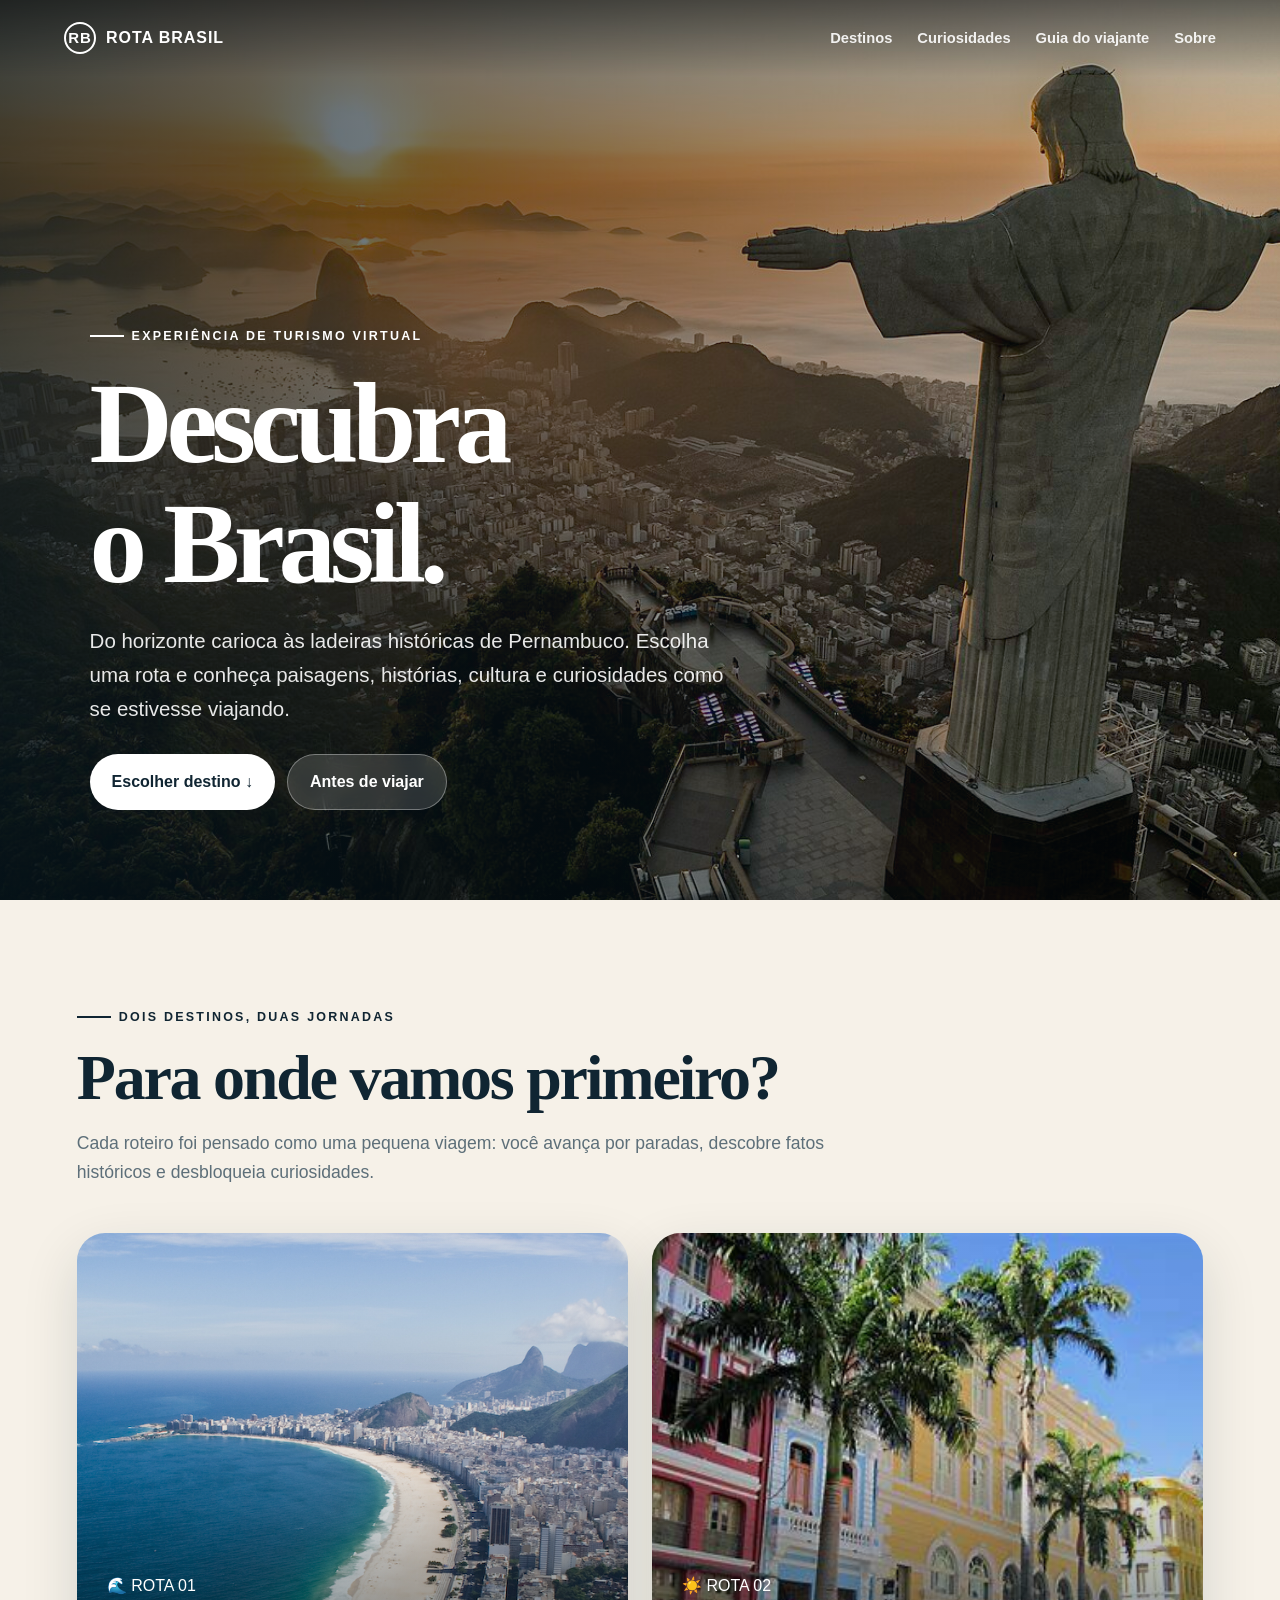
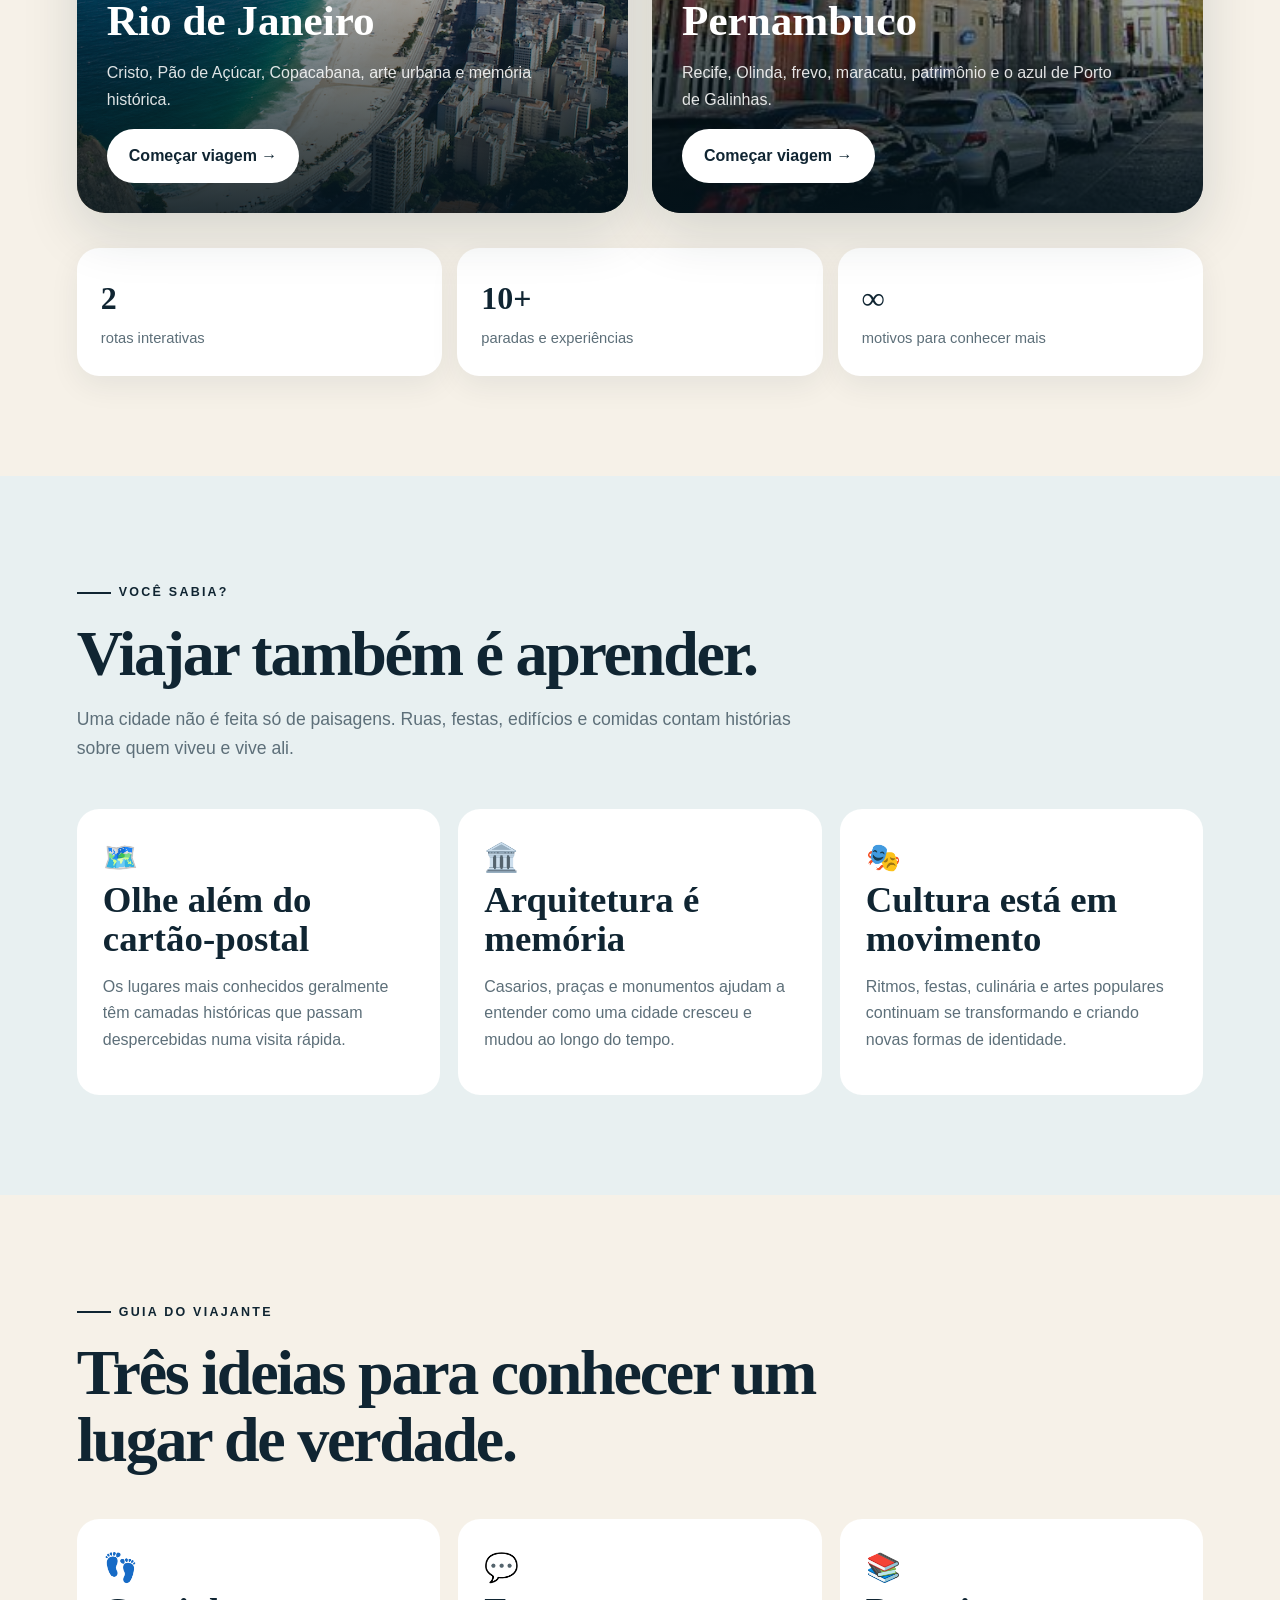
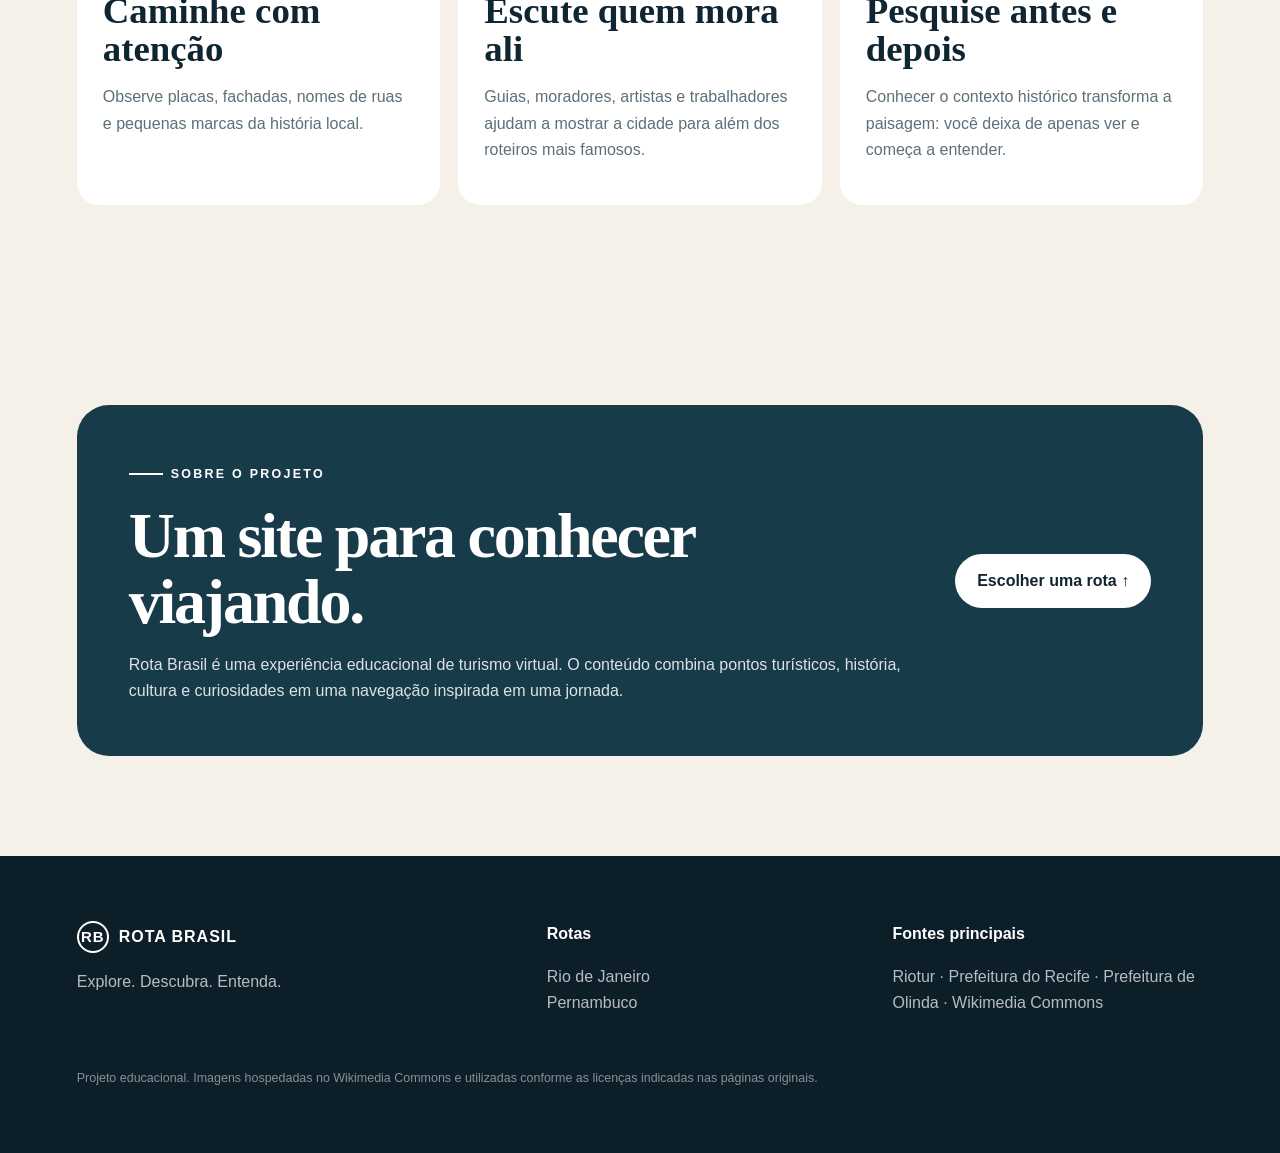
<file: index.html>
<!doctype html><html lang="pt-BR"><head><meta charset="utf-8"><meta name="viewport" content="width=device-width,initial-scale=1"><meta name="description" content="Rota Brasil: uma experiência interativa de turismo pelo Rio de Janeiro e Pernambuco."><title>Rota Brasil — Viaje sem sair da tela</title><link rel="stylesheet" href="style.css"></head><body>
<nav class="nav"><a class="brand" href="index.html"><span class="brand-mark">RB</span> Rota Brasil</a><div class="navlinks"><a href="#destinos">Destinos</a><a href="#curiosidades">Curiosidades</a><a href="#guia">Guia do viajante</a><a href="#sobre">Sobre</a></div><button class="menu-btn" aria-label="Abrir menu">☰</button></nav>
<header class="hero home-hero"><div class="hero-content"><div class="eyebrow">Experiência de turismo virtual</div><h1>Descubra<br>o Brasil.</h1><p>Do horizonte carioca às ladeiras históricas de Pernambuco. Escolha uma rota e conheça paisagens, histórias, cultura e curiosidades como se estivesse viajando.</p><div class="actions"><a class="btn btn-light" href="#destinos">Escolher destino ↓</a><a class="btn btn-glass" href="#curiosidades">Antes de viajar</a></div></div></header>
<main>
<section class="section" id="destinos"><div class="section-head reveal"><div class="eyebrow">Dois destinos, duas jornadas</div><h2>Para onde vamos primeiro?</h2><p>Cada roteiro foi pensado como uma pequena viagem: você avança por paradas, descobre fatos históricos e desbloqueia curiosidades.</p></div>
<div class="destinations"><a class="destination-card reveal" style="background-image:url('imagens/copacabana.jpg')" href="rio.html"><div class="inner"><span>🌊 ROTA 01</span><h3>Rio de Janeiro</h3><p>Cristo, Pão de Açúcar, Copacabana, arte urbana e memória histórica.</p><span class="btn btn-light">Começar viagem →</span></div></a><a class="destination-card reveal" style="background-image:url('imagens/olinda.jpg')" href="pernambuco.html"><div class="inner"><span>☀️ ROTA 02</span><h3>Pernambuco</h3><p>Recife, Olinda, frevo, maracatu, patrimônio e o azul de Porto de Galinhas.</p><span class="btn btn-light">Começar viagem →</span></div></a></div>
<div class="stats reveal"><div class="stat"><strong>2</strong><span>rotas interativas</span></div><div class="stat"><strong>10+</strong><span>paradas e experiências</span></div><div class="stat"><strong>∞</strong><span>motivos para conhecer mais</span></div></div></section>
<section class="section" id="curiosidades" style="background:#e8f0f1"><div class="section-head reveal"><div class="eyebrow">Você sabia?</div><h2>Viajar também é aprender.</h2><p>Uma cidade não é feita só de paisagens. Ruas, festas, edifícios e comidas contam histórias sobre quem viveu e vive ali.</p></div><div class="tip-grid"><article class="tip reveal"><div class="icon">🗺️</div><h3>Olhe além do cartão-postal</h3><p>Os lugares mais conhecidos geralmente têm camadas históricas que passam despercebidas numa visita rápida.</p></article><article class="tip reveal"><div class="icon">🏛️</div><h3>Arquitetura é memória</h3><p>Casarios, praças e monumentos ajudam a entender como uma cidade cresceu e mudou ao longo do tempo.</p></article><article class="tip reveal"><div class="icon">🎭</div><h3>Cultura está em movimento</h3><p>Ritmos, festas, culinária e artes populares continuam se transformando e criando novas formas de identidade.</p></article></div></section>
<section class="section" id="guia"><div class="section-head reveal"><div class="eyebrow">Guia do viajante</div><h2>Três ideias para conhecer um lugar de verdade.</h2></div><div class="tip-grid"><article class="tip reveal"><div class="icon">👣</div><h3>Caminhe com atenção</h3><p>Observe placas, fachadas, nomes de ruas e pequenas marcas da história local.</p></article><article class="tip reveal"><div class="icon">💬</div><h3>Escute quem mora ali</h3><p>Guias, moradores, artistas e trabalhadores ajudam a mostrar a cidade para além dos roteiros mais famosos.</p></article><article class="tip reveal"><div class="icon">📚</div><h3>Pesquise antes e depois</h3><p>Conhecer o contexto histórico transforma a paisagem: você deixa de apenas ver e começa a entender.</p></article></div></section>
<section class="section" id="sobre"><div class="callout reveal" style="--accent:#183b4a"><div><div class="eyebrow">Sobre o projeto</div><h2>Um site para conhecer viajando.</h2><p>Rota Brasil é uma experiência educacional de turismo virtual. O conteúdo combina pontos turísticos, história, cultura e curiosidades em uma navegação inspirada em uma jornada.</p></div><a class="btn btn-light" href="#destinos">Escolher uma rota ↑</a></div></section>
</main>
<footer class="footer"><div class="footer-grid"><div><div class="brand"><span class="brand-mark">RB</span> Rota Brasil</div><p>Explore. Descubra. Entenda.</p></div><div><b>Rotas</b><p><a href="rio.html">Rio de Janeiro</a><br><a href="pernambuco.html">Pernambuco</a></p></div><div><b>Fontes principais</b><p>Riotur · Prefeitura do Recife · Prefeitura de Olinda · Wikimedia Commons</p></div></div><div class="credits">Projeto educacional. Imagens hospedadas no Wikimedia Commons e utilizadas conforme as licenças indicadas nas páginas originais.</div></footer><script src="script.js"></script></body></html>
</file>
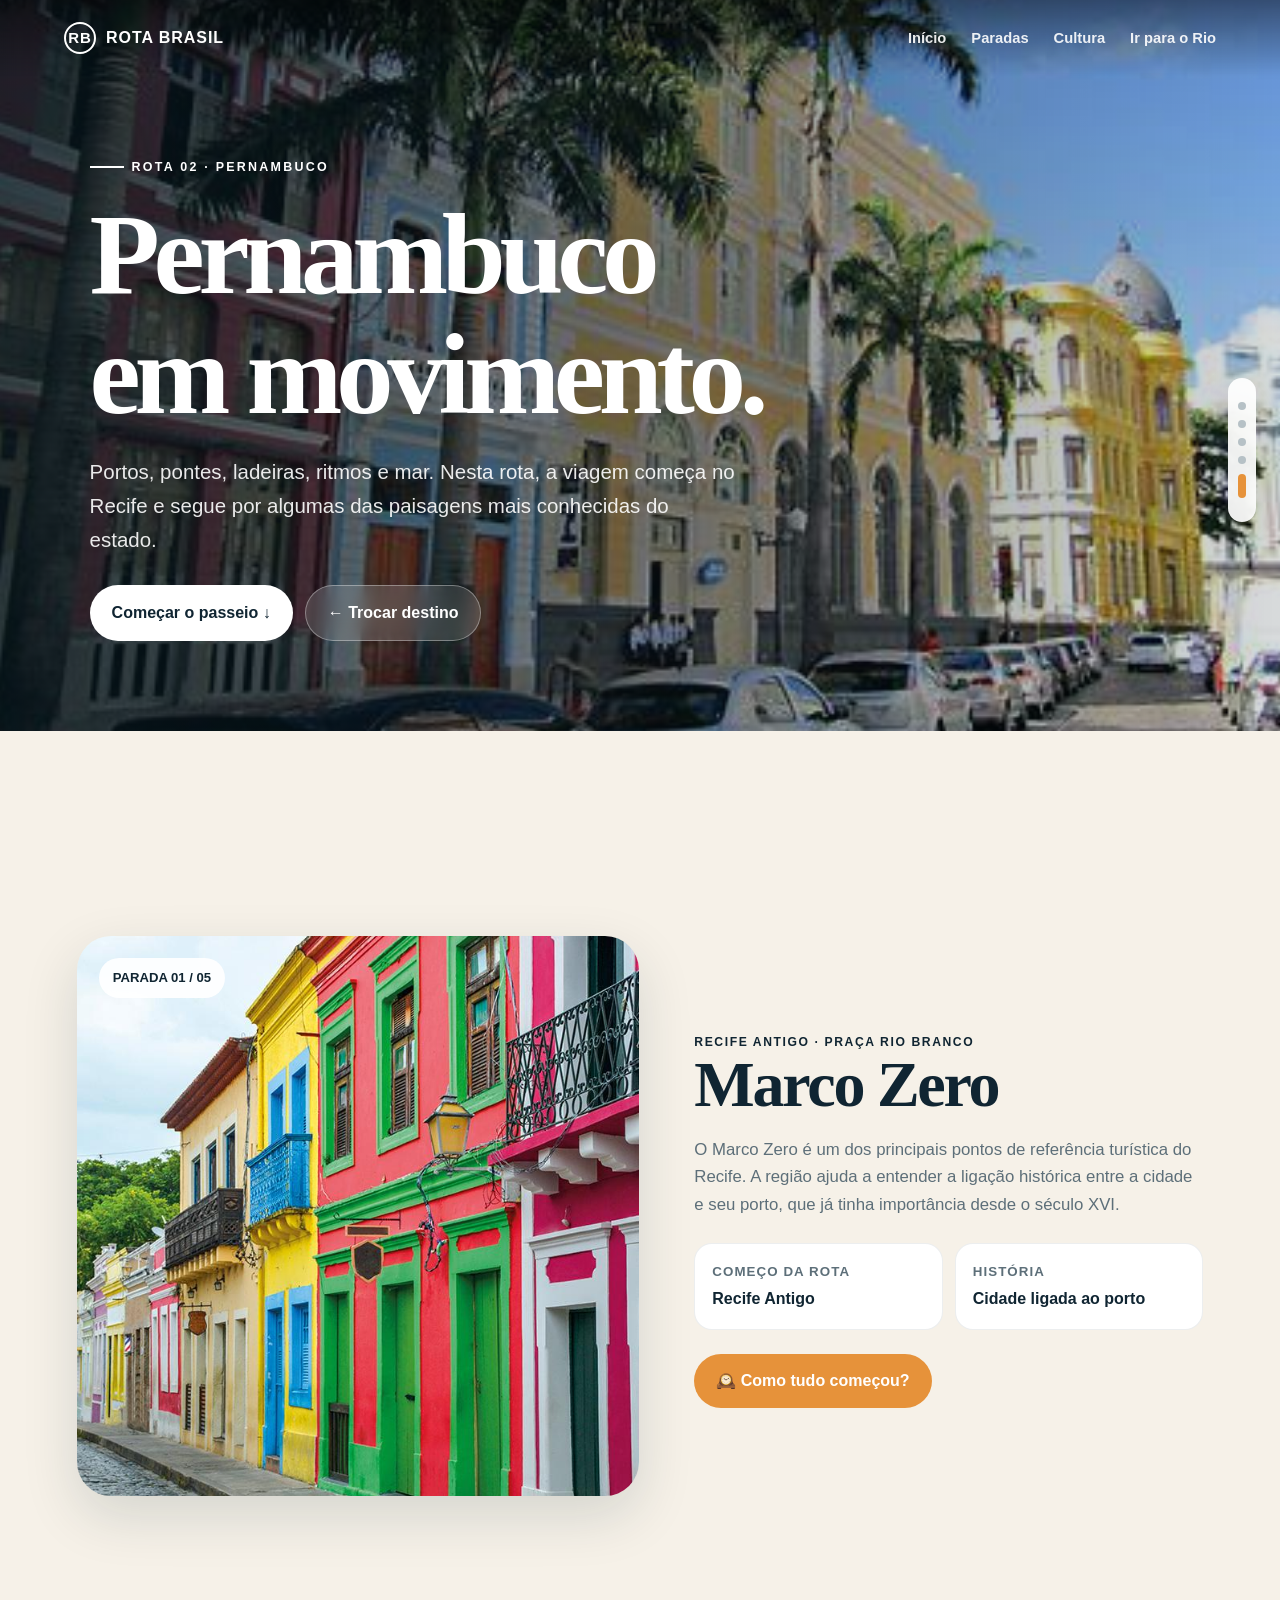
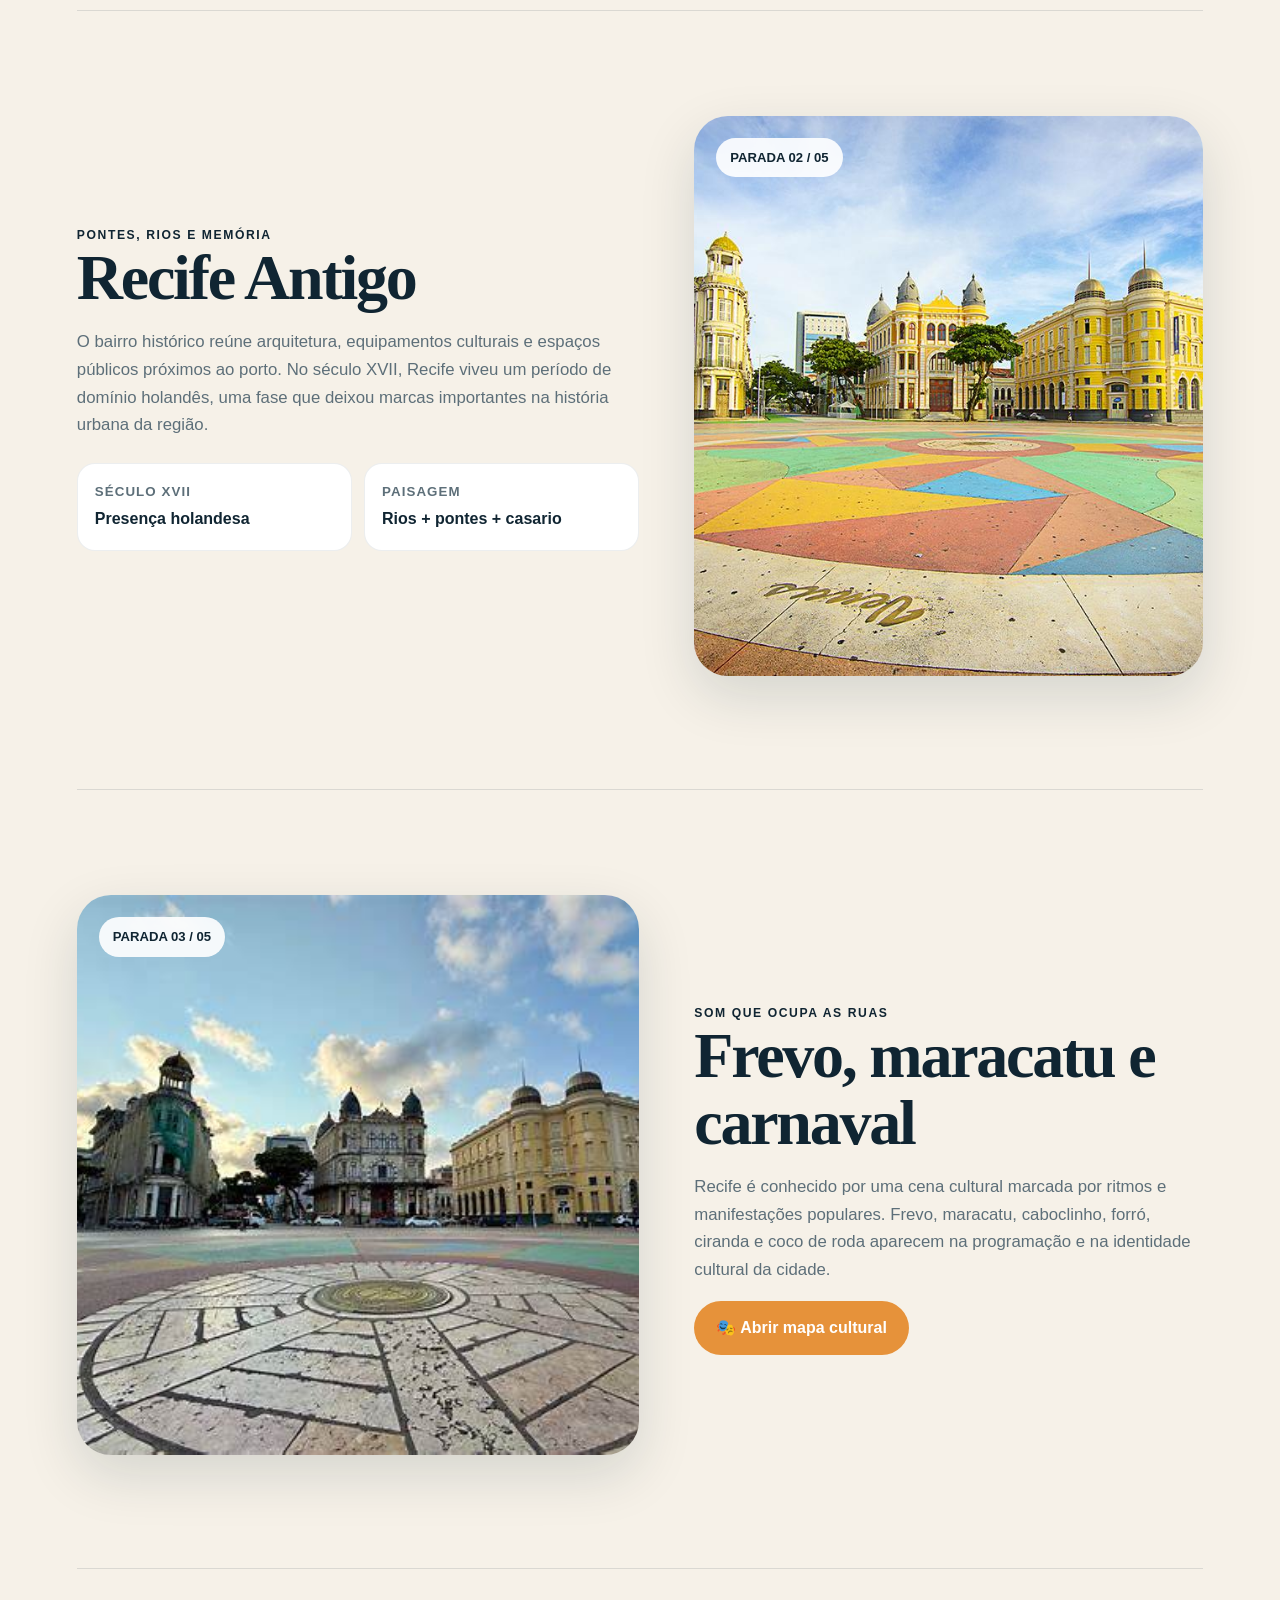
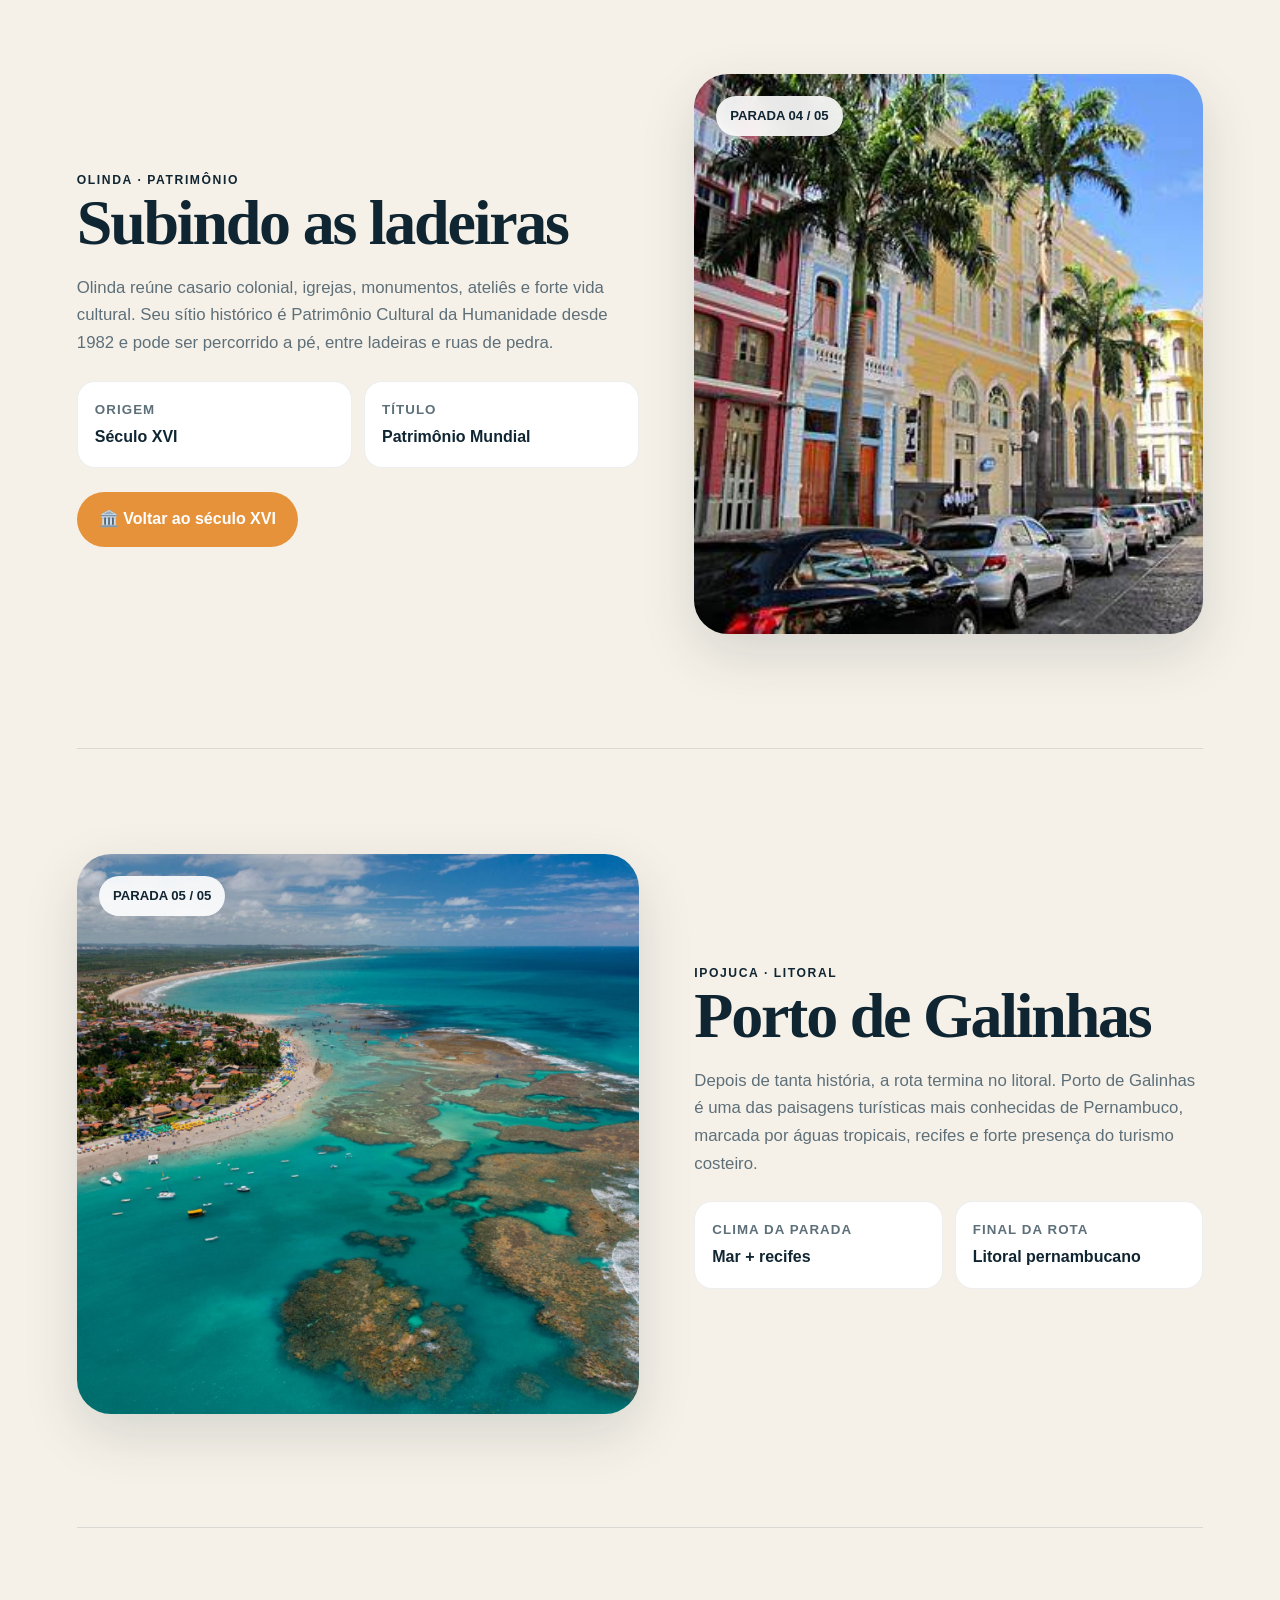
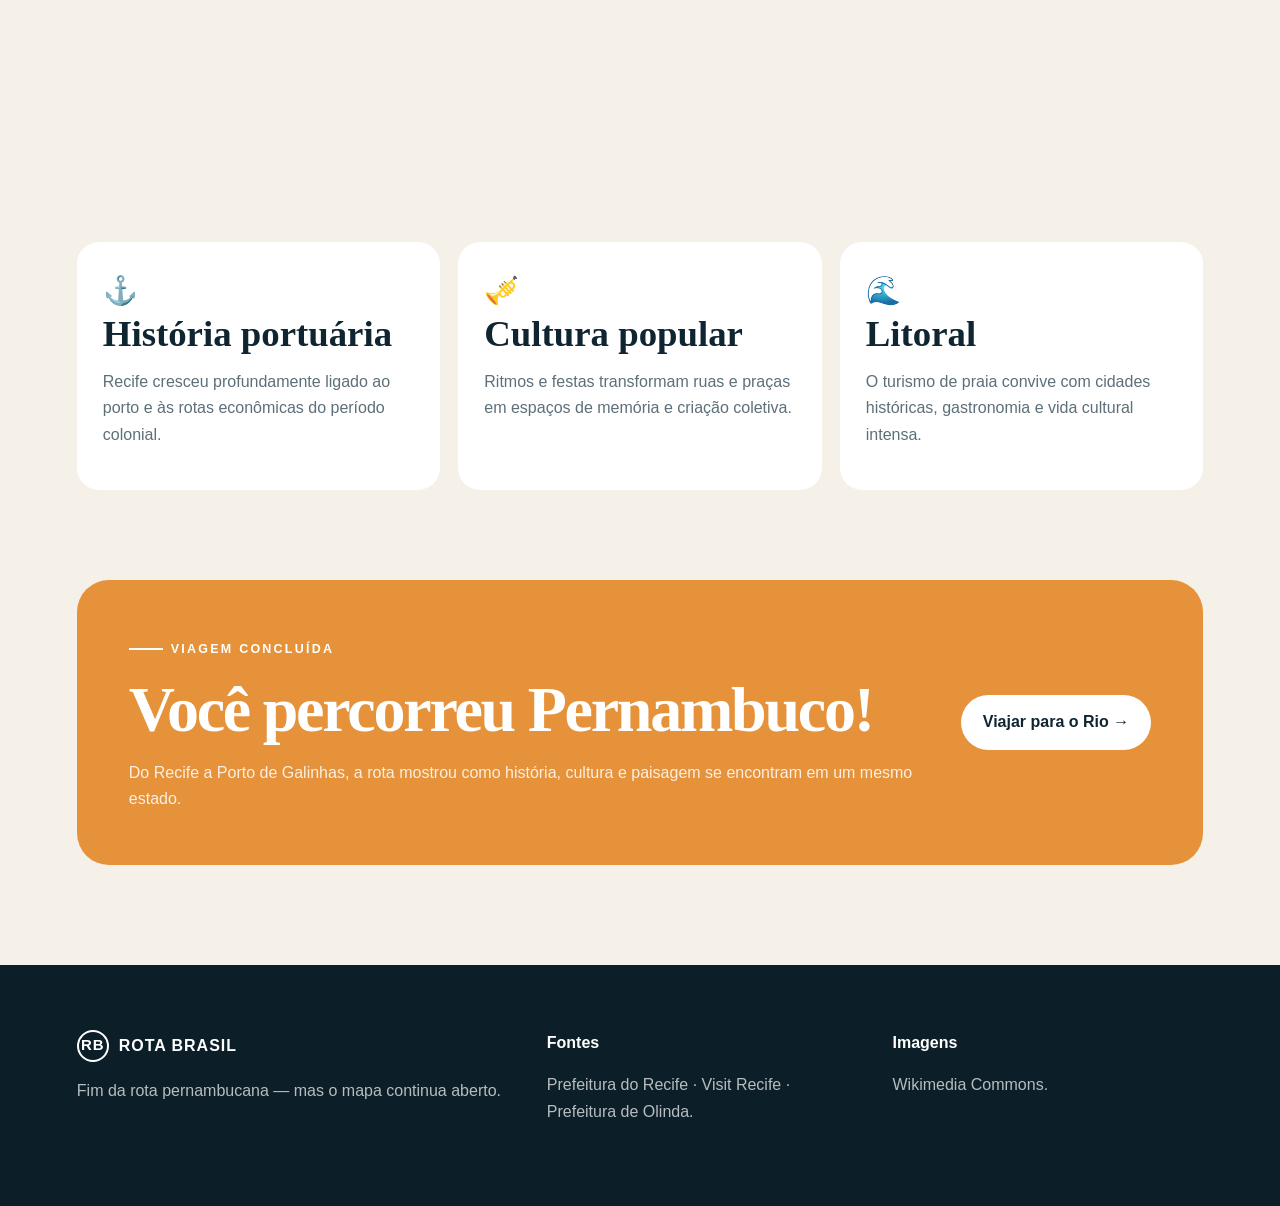
<file: pernambuco.html>
<!doctype html><html lang="pt-BR"><head><meta charset="utf-8"><meta name="viewport" content="width=device-width,initial-scale=1"><title>Pernambuco — Rota Brasil</title><link rel="stylesheet" href="style.css"></head><body class="pe">
<nav class="nav"><a class="brand" href="index.html"><span class="brand-mark">RB</span> Rota Brasil</a><div class="navlinks"><a href="index.html">Início</a><a href="#paradas">Paradas</a><a href="#cultura">Cultura</a><a href="rio.html">Ir para o Rio</a></div><button class="menu-btn">☰</button></nav>
<header class="hero journey-hero pe-hero"><div class="hero-content"><div class="eyebrow">Rota 02 · Pernambuco</div><h1>Pernambuco<br>em movimento.</h1><p>Portos, pontes, ladeiras, ritmos e mar. Nesta rota, a viagem começa no Recife e segue por algumas das paisagens mais conhecidas do estado.</p><div class="actions"><a class="btn btn-light" href="#paradas">Começar o passeio ↓</a><a class="btn btn-glass" href="index.html">← Trocar destino</a></div></div></header>
<div class="progress"><span class="active"></span><span></span><span></span><span></span><span></span></div>
<main class="section" id="paradas"><div class="journey-wrap">
<section class="stop reveal"><div class="stop-media"><img src="imagens/marco-zero.jpg" alt="Marco Zero do Recife"><span class="stop-number">PARADA 01 / 05</span></div><div class="stop-copy"><div class="kicker">Recife Antigo · Praça Rio Branco</div><h2>Marco Zero</h2><p>O Marco Zero é um dos principais pontos de referência turística do Recife. A região ajuda a entender a ligação histórica entre a cidade e seu porto, que já tinha importância desde o século XVI.</p><div class="facts"><div class="fact"><small>Começo da rota</small><b>Recife Antigo</b></div><div class="fact"><small>História</small><b>Cidade ligada ao porto</b></div></div><button class="btn btn-light" style="background:var(--accent);color:white" data-modal="p1">🕰️ Como tudo começou?</button></div></section>
<section class="stop reveal"><div class="stop-media"><img src="imagens/recife-antigo.jpg" alt="Recife Antigo"><span class="stop-number">PARADA 02 / 05</span></div><div class="stop-copy"><div class="kicker">Pontes, rios e memória</div><h2>Recife Antigo</h2><p>O bairro histórico reúne arquitetura, equipamentos culturais e espaços públicos próximos ao porto. No século XVII, Recife viveu um período de domínio holandês, uma fase que deixou marcas importantes na história urbana da região.</p><div class="facts"><div class="fact"><small>Século XVII</small><b>Presença holandesa</b></div><div class="fact"><small>Paisagem</small><b>Rios + pontes + casario</b></div></div></div></section>
<section class="stop reveal" id="cultura"><div class="stop-media"><img src="imagens/cultura-recife.jpg" alt="Centro antigo do Recife"><span class="stop-number">PARADA 03 / 05</span></div><div class="stop-copy"><div class="kicker">Som que ocupa as ruas</div><h2>Frevo, maracatu e carnaval</h2><p>Recife é conhecido por uma cena cultural marcada por ritmos e manifestações populares. Frevo, maracatu, caboclinho, forró, ciranda e coco de roda aparecem na programação e na identidade cultural da cidade.</p><button class="btn btn-light" style="background:var(--accent);color:white" data-modal="p2">🎭 Abrir mapa cultural</button></div></section>
<section class="stop reveal"><div class="stop-media"><img src="imagens/olinda.jpg" alt="Casario colorido de Olinda"><span class="stop-number">PARADA 04 / 05</span></div><div class="stop-copy"><div class="kicker">Olinda · Patrimônio</div><h2>Subindo as ladeiras</h2><p>Olinda reúne casario colonial, igrejas, monumentos, ateliês e forte vida cultural. Seu sítio histórico é Patrimônio Cultural da Humanidade desde 1982 e pode ser percorrido a pé, entre ladeiras e ruas de pedra.</p><div class="facts"><div class="fact"><small>Origem</small><b>Século XVI</b></div><div class="fact"><small>Título</small><b>Patrimônio Mundial</b></div></div><button class="btn btn-light" style="background:var(--accent);color:white" data-modal="p3">🏛️ Voltar ao século XVI</button></div></section>
<section class="stop reveal"><div class="stop-media"><img src="imagens/porto-de-galinhas.jpg" alt="Porto de Galinhas"><span class="stop-number">PARADA 05 / 05</span></div><div class="stop-copy"><div class="kicker">Ipojuca · Litoral</div><h2>Porto de Galinhas</h2><p>Depois de tanta história, a rota termina no litoral. Porto de Galinhas é uma das paisagens turísticas mais conhecidas de Pernambuco, marcada por águas tropicais, recifes e forte presença do turismo costeiro.</p><div class="facts"><div class="fact"><small>Clima da parada</small><b>Mar + recifes</b></div><div class="fact"><small>Final da rota</small><b>Litoral pernambucano</b></div></div></div></section>
<section style="padding:90px 0"><div class="section-head reveal"><div class="eyebrow">Três camadas de Pernambuco</div><h2>O estado muda a cada parada.</h2></div><div class="tip-grid"><article class="tip reveal"><div class="icon">⚓</div><h3>História portuária</h3><p>Recife cresceu profundamente ligado ao porto e às rotas econômicas do período colonial.</p></article><article class="tip reveal"><div class="icon">🎺</div><h3>Cultura popular</h3><p>Ritmos e festas transformam ruas e praças em espaços de memória e criação coletiva.</p></article><article class="tip reveal"><div class="icon">🌊</div><h3>Litoral</h3><p>O turismo de praia convive com cidades históricas, gastronomia e vida cultural intensa.</p></article></div></section>
<section><div class="callout reveal"><div><div class="eyebrow">Viagem concluída</div><h2>Você percorreu Pernambuco!</h2><p>Do Recife a Porto de Galinhas, a rota mostrou como história, cultura e paisagem se encontram em um mesmo estado.</p></div><a class="btn btn-light" href="rio.html">Viajar para o Rio →</a></div></section>
</div></main>
<div class="modal" id="p1"><div class="modal-card"><button class="modal-close">×</button><h3>Recife nasceu olhando para o porto</h3><p>A Prefeitura do Recife explica que os arrecifes naturais ajudaram a formar um porto de escoamento de riquezas desde o século XVI. Antes de ser cidade, Recife já era ponto de circulação de navios e mercadorias.</p></div></div>
<div class="modal" id="p2"><div class="modal-card"><button class="modal-close">×</button><h3>Uma cidade com muitos ritmos</h3><p>Além do frevo, o Recife reúne maracatu, caboclinho, forró, ciranda e coco de roda — manifestações que ajudam a formar sua identidade cultural.</p></div></div>
<div class="modal" id="p3"><div class="modal-card"><button class="modal-close">×</button><h3>Olinda começou no século XVI</h3><p>A origem do povoado está ligada à chegada de Duarte Coelho à Capitania de Pernambuco, em 1535. A posição elevada ajudava na defesa e dava vista para o mar.</p></div></div>
<footer class="footer"><div class="footer-grid"><div><div class="brand"><span class="brand-mark">RB</span> Rota Brasil</div><p>Fim da rota pernambucana — mas o mapa continua aberto.</p></div><div><b>Fontes</b><p>Prefeitura do Recife · Visit Recife · Prefeitura de Olinda.</p></div><div><b>Imagens</b><p>Wikimedia Commons.</p></div></div></footer><script src="script.js"></script></body></html>
</file>
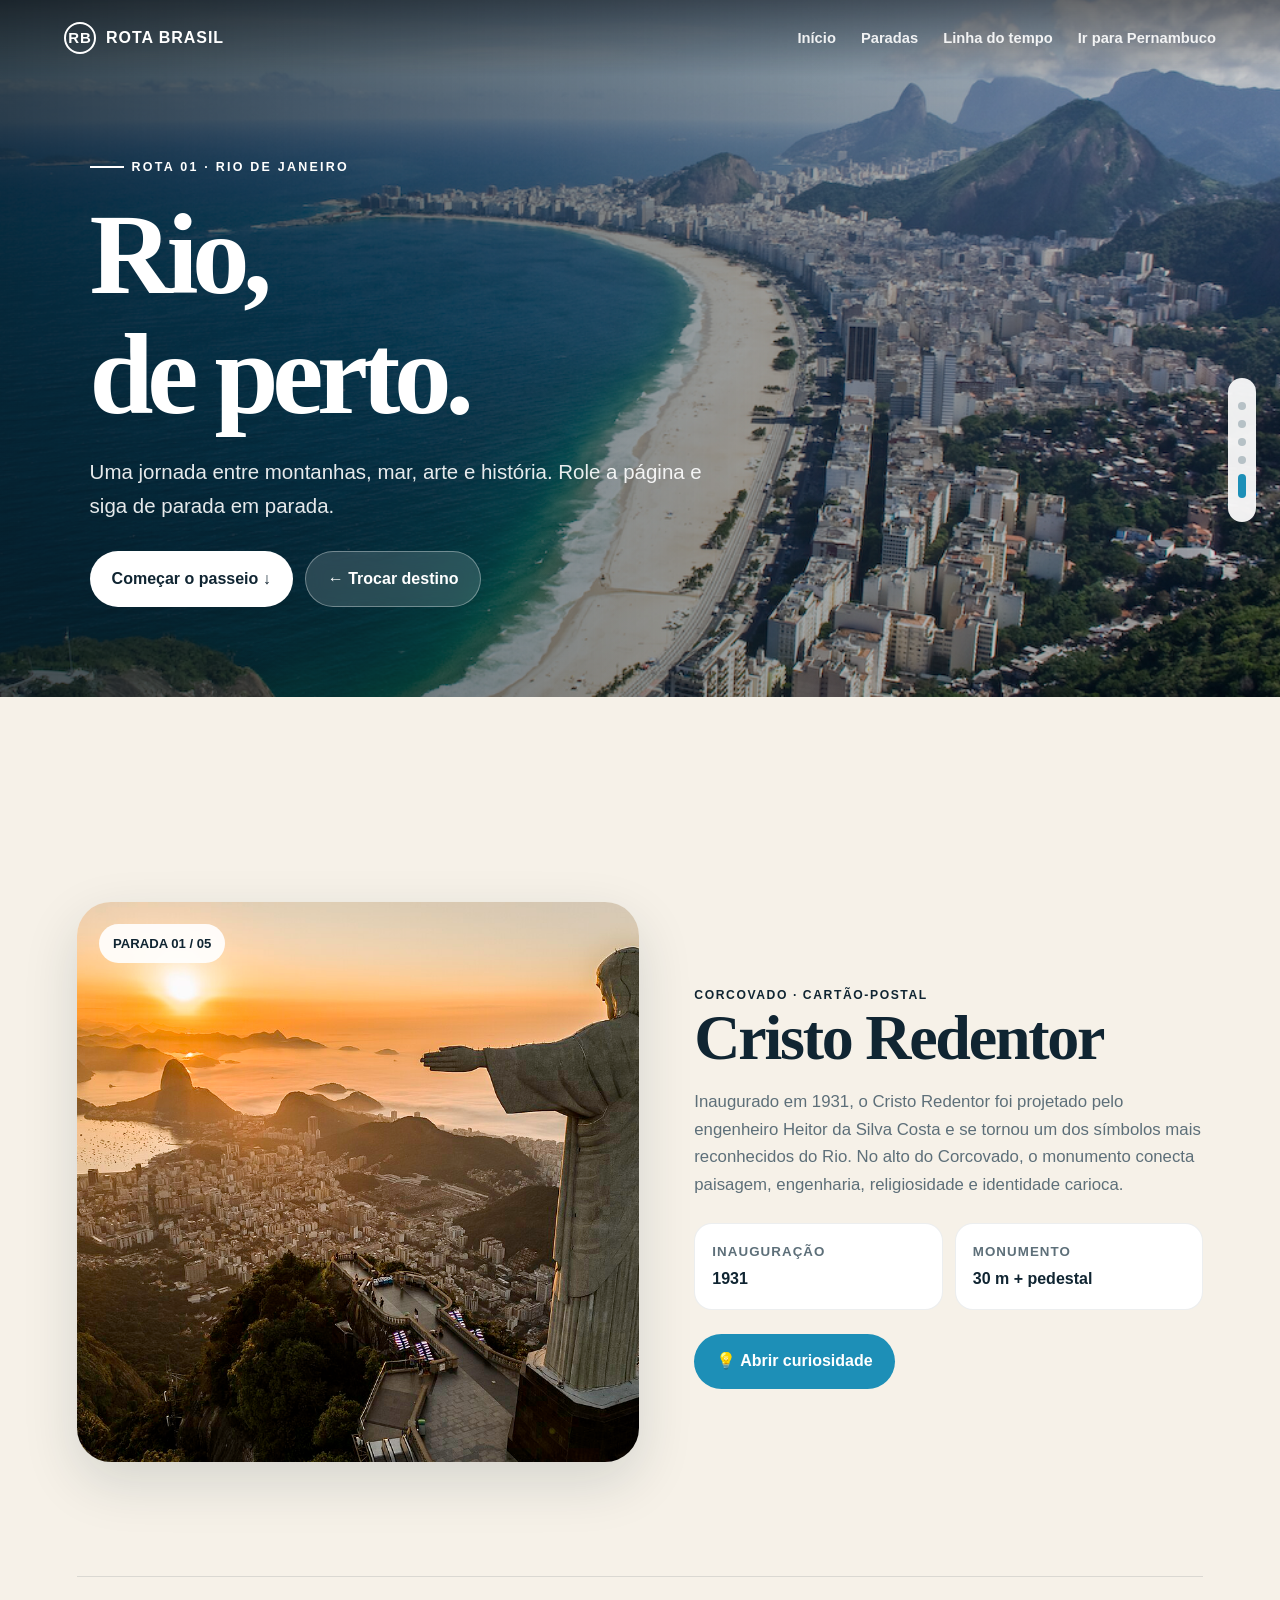
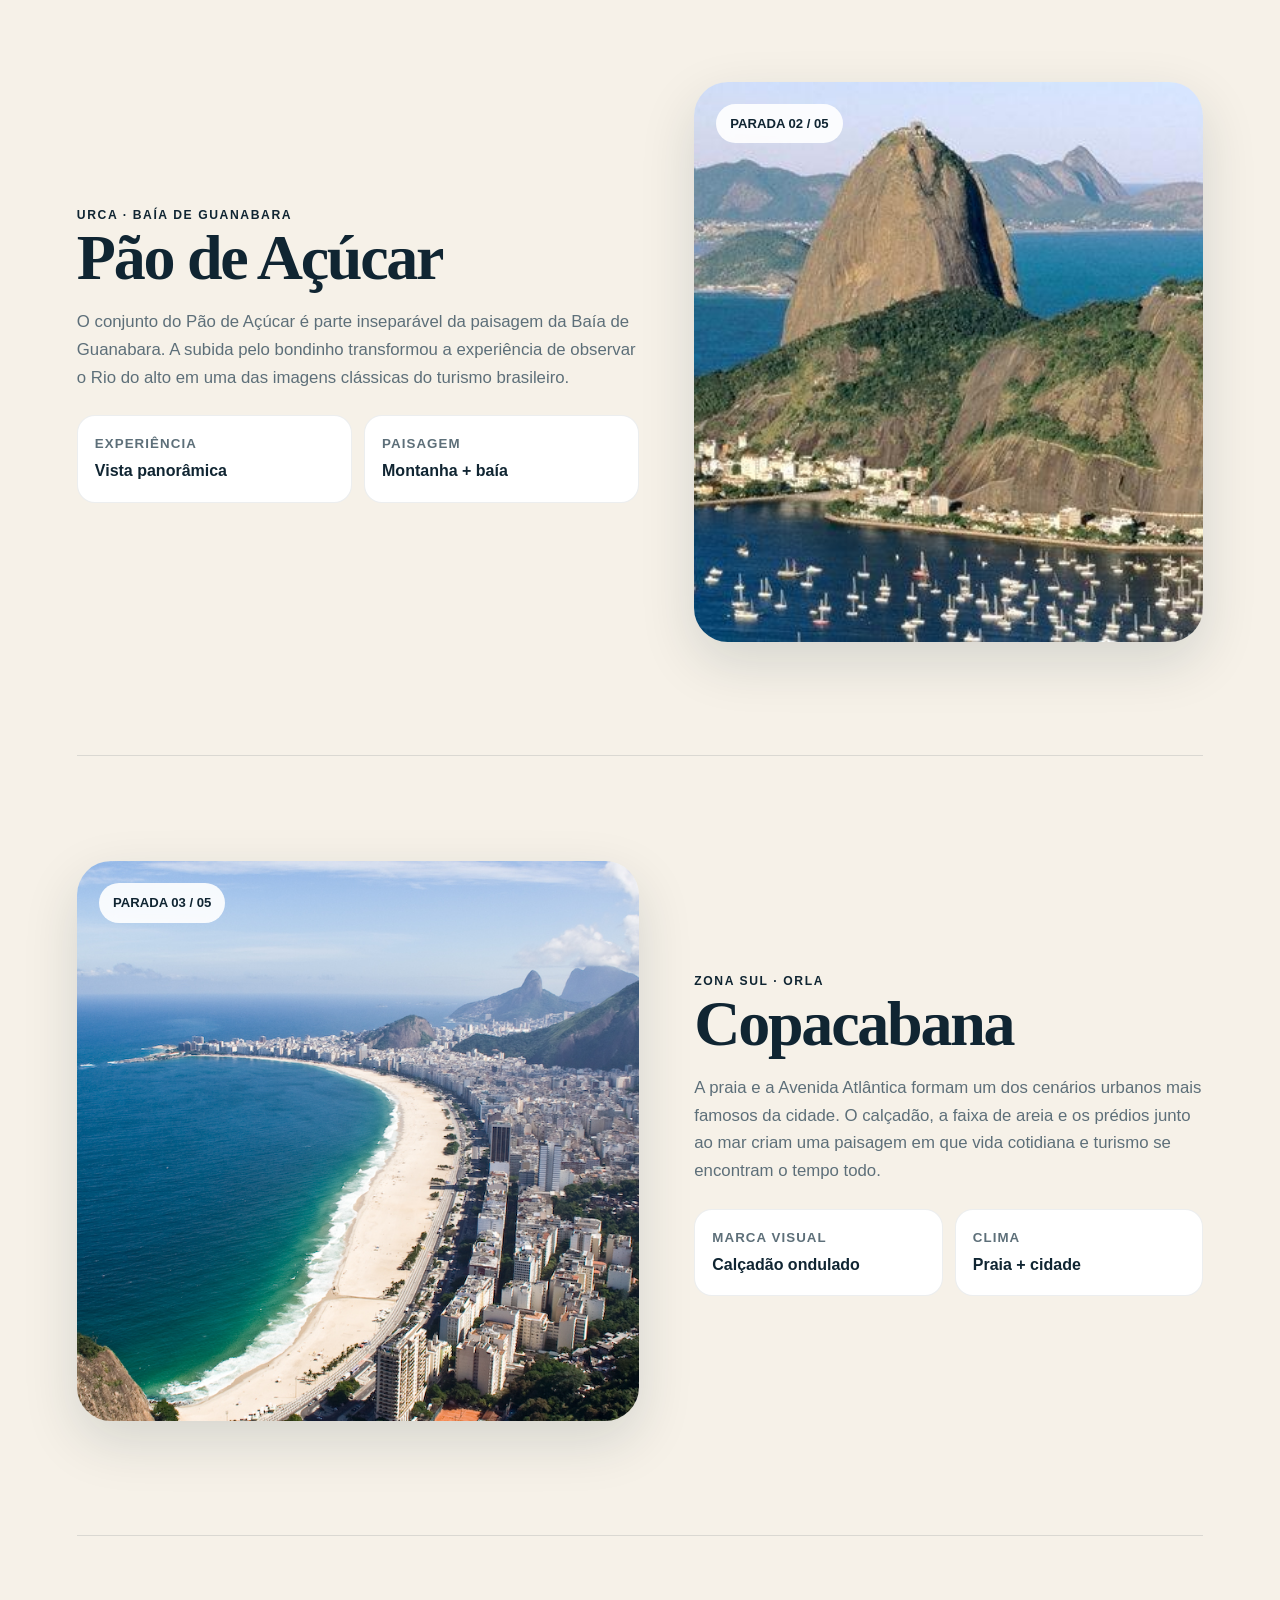
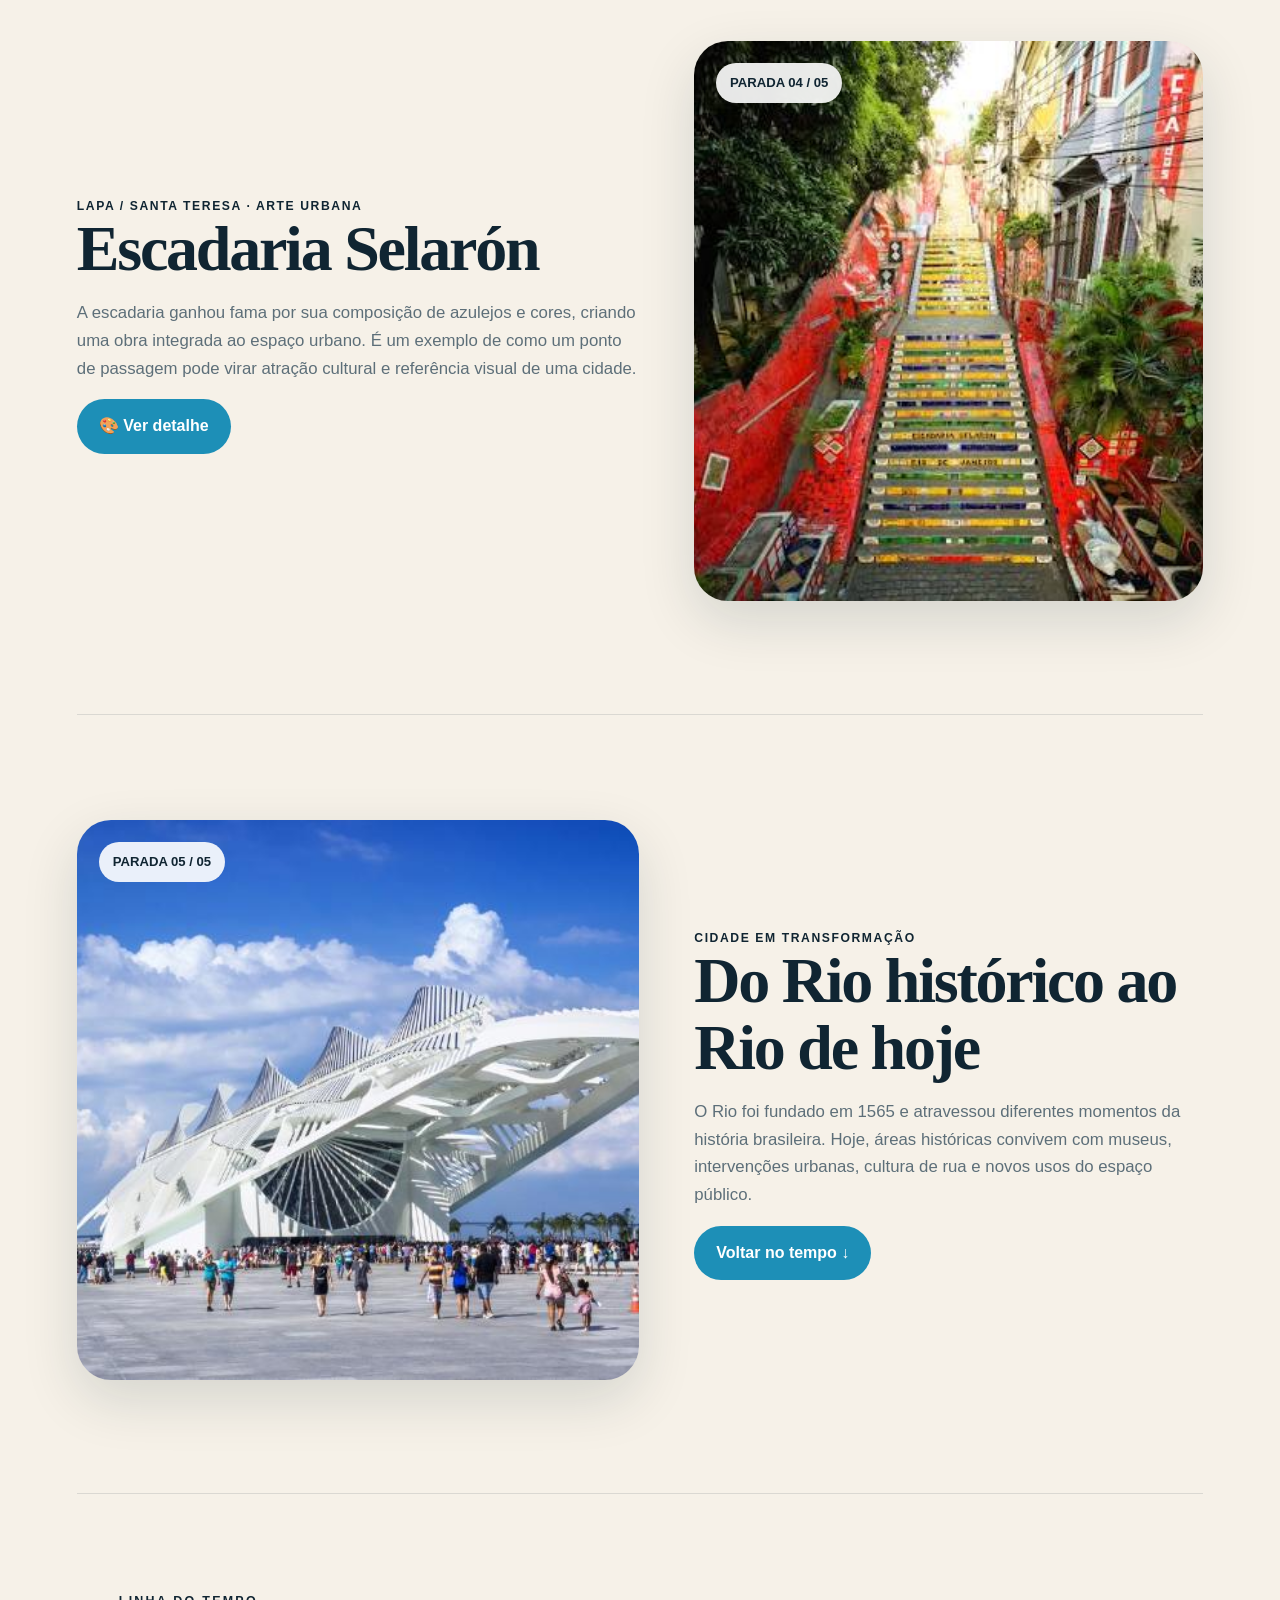
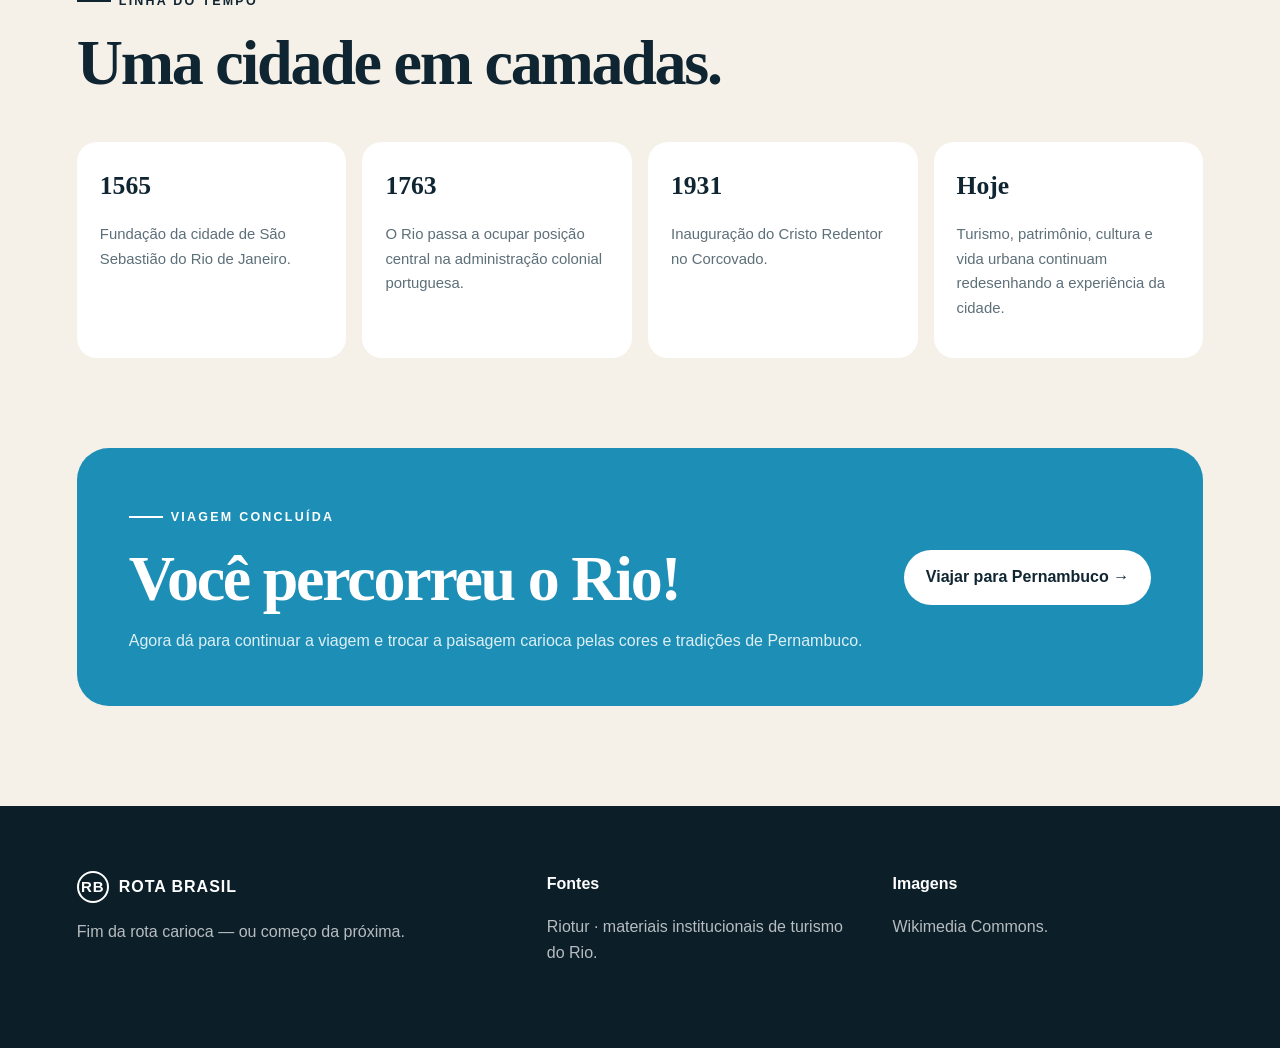
<file: rio.html>
<!doctype html><html lang="pt-BR"><head><meta charset="utf-8"><meta name="viewport" content="width=device-width,initial-scale=1"><title>Rio de Janeiro — Rota Brasil</title><link rel="stylesheet" href="style.css"></head><body class="rio">
<nav class="nav"><a class="brand" href="index.html"><span class="brand-mark">RB</span> Rota Brasil</a><div class="navlinks"><a href="index.html">Início</a><a href="#paradas">Paradas</a><a href="#linha-do-tempo">Linha do tempo</a><a href="pernambuco.html">Ir para Pernambuco</a></div><button class="menu-btn">☰</button></nav>
<header class="hero journey-hero rio-hero"><div class="hero-content"><div class="eyebrow">Rota 01 · Rio de Janeiro</div><h1>Rio,<br>de perto.</h1><p>Uma jornada entre montanhas, mar, arte e história. Role a página e siga de parada em parada.</p><div class="actions"><a class="btn btn-light" href="#paradas">Começar o passeio ↓</a><a class="btn btn-glass" href="index.html">← Trocar destino</a></div></div></header>
<div class="progress" aria-label="Progresso da viagem"><span class="active"></span><span></span><span></span><span></span><span></span></div>
<main class="section" id="paradas"><div class="journey-wrap">
<section class="stop reveal"><div class="stop-media"><img src="imagens/cristo-redentor.jpg" alt="Cristo Redentor"><span class="stop-number">PARADA 01 / 05</span></div><div class="stop-copy"><div class="kicker">Corcovado · Cartão-postal</div><h2>Cristo Redentor</h2><p>Inaugurado em 1931, o Cristo Redentor foi projetado pelo engenheiro Heitor da Silva Costa e se tornou um dos símbolos mais reconhecidos do Rio. No alto do Corcovado, o monumento conecta paisagem, engenharia, religiosidade e identidade carioca.</p><div class="facts"><div class="fact"><small>Inauguração</small><b>1931</b></div><div class="fact"><small>Monumento</small><b>30 m + pedestal</b></div></div><button class="btn btn-light" style="background:var(--accent);color:white" data-modal="m1">💡 Abrir curiosidade</button></div></section>
<section class="stop reveal"><div class="stop-media"><img src="imagens/pao-de-acucar.jpg" alt="Pão de Açúcar"><span class="stop-number">PARADA 02 / 05</span></div><div class="stop-copy"><div class="kicker">Urca · Baía de Guanabara</div><h2>Pão de Açúcar</h2><p>O conjunto do Pão de Açúcar é parte inseparável da paisagem da Baía de Guanabara. A subida pelo bondinho transformou a experiência de observar o Rio do alto em uma das imagens clássicas do turismo brasileiro.</p><div class="facts"><div class="fact"><small>Experiência</small><b>Vista panorâmica</b></div><div class="fact"><small>Paisagem</small><b>Montanha + baía</b></div></div></div></section>
<section class="stop reveal"><div class="stop-media"><img src="imagens/copacabana.jpg" alt="Praia de Copacabana"><span class="stop-number">PARADA 03 / 05</span></div><div class="stop-copy"><div class="kicker">Zona Sul · Orla</div><h2>Copacabana</h2><p>A praia e a Avenida Atlântica formam um dos cenários urbanos mais famosos da cidade. O calçadão, a faixa de areia e os prédios junto ao mar criam uma paisagem em que vida cotidiana e turismo se encontram o tempo todo.</p><div class="facts"><div class="fact"><small>Marca visual</small><b>Calçadão ondulado</b></div><div class="fact"><small>Clima</small><b>Praia + cidade</b></div></div></div></section>
<section class="stop reveal"><div class="stop-media"><img src="imagens/escadaria-selaron.jpg" alt="Escadaria Selarón"><span class="stop-number">PARADA 04 / 05</span></div><div class="stop-copy"><div class="kicker">Lapa / Santa Teresa · Arte urbana</div><h2>Escadaria Selarón</h2><p>A escadaria ganhou fama por sua composição de azulejos e cores, criando uma obra integrada ao espaço urbano. É um exemplo de como um ponto de passagem pode virar atração cultural e referência visual de uma cidade.</p><button class="btn btn-light" style="background:var(--accent);color:white" data-modal="m2">🎨 Ver detalhe</button></div></section>
<section class="stop reveal"><div class="stop-media"><img src="imagens/museu-do-amanha.jpg" alt="Rio de Janeiro contemporâneo"><span class="stop-number">PARADA 05 / 05</span></div><div class="stop-copy"><div class="kicker">Cidade em transformação</div><h2>Do Rio histórico ao Rio de hoje</h2><p>O Rio foi fundado em 1565 e atravessou diferentes momentos da história brasileira. Hoje, áreas históricas convivem com museus, intervenções urbanas, cultura de rua e novos usos do espaço público.</p><a class="btn btn-light" style="background:var(--accent);color:white" href="#linha-do-tempo">Voltar no tempo ↓</a></div></section>
<section id="linha-do-tempo" style="padding:90px 0"><div class="section-head reveal"><div class="eyebrow">Linha do tempo</div><h2>Uma cidade em camadas.</h2></div><div class="timeline"><div class="time reveal"><strong>1565</strong><p>Fundação da cidade de São Sebastião do Rio de Janeiro.</p></div><div class="time reveal"><strong>1763</strong><p>O Rio passa a ocupar posição central na administração colonial portuguesa.</p></div><div class="time reveal"><strong>1931</strong><p>Inauguração do Cristo Redentor no Corcovado.</p></div><div class="time reveal"><strong>Hoje</strong><p>Turismo, patrimônio, cultura e vida urbana continuam redesenhando a experiência da cidade.</p></div></div></section>
<section><div class="callout reveal"><div><div class="eyebrow">Viagem concluída</div><h2>Você percorreu o Rio!</h2><p>Agora dá para continuar a viagem e trocar a paisagem carioca pelas cores e tradições de Pernambuco.</p></div><a class="btn btn-light" href="pernambuco.html">Viajar para Pernambuco →</a></div></section>
</div></main>
<div class="modal" id="m1"><div class="modal-card"><button class="modal-close">×</button><h3>Não foi um “presente da França”</h3><p>Segundo a Riotur, o projeto foi de Heitor da Silva Costa e a construção contou com doações de fiéis. A imagem do Cristo acabou se tornando um símbolo internacional da cidade.</p></div></div>
<div class="modal" id="m2"><div class="modal-card"><button class="modal-close">×</button><h3>Arte no caminho</h3><p>A Escadaria Selarón mostra como a arte pode transformar um espaço cotidiano em referência cultural e turística.</p></div></div>
<footer class="footer"><div class="footer-grid"><div><div class="brand"><span class="brand-mark">RB</span> Rota Brasil</div><p>Fim da rota carioca — ou começo da próxima.</p></div><div><b>Fontes</b><p>Riotur · materiais institucionais de turismo do Rio.</p></div><div><b>Imagens</b><p>Wikimedia Commons.</p></div></div></footer><script src="script.js"></script></body></html>
</file>
<file: style.css>
:root{
  --ink:#102532; --muted:#5d6f79; --cream:#f6f1e8; --white:#fff;
  --rio:#1d8fb7; --rio2:#0e5773; --pe:#e6923a; --pe2:#b84f2d;
  --radius:28px; --shadow:0 20px 55px rgba(15,39,52,.14);
}
*{box-sizing:border-box} html{scroll-behavior:smooth} body{margin:0;font-family:Arial, Helvetica, sans-serif;color:var(--ink);background:var(--cream);line-height:1.65}
a{color:inherit;text-decoration:none} button{font:inherit}
.nav{position:fixed;inset:0 0 auto 0;height:76px;display:flex;align-items:center;justify-content:space-between;padding:0 clamp(20px,5vw,72px);z-index:50;color:white;transition:.25s;background:linear-gradient(to bottom,rgba(0,0,0,.45),transparent)}
.nav.scrolled{background:rgba(12,31,41,.93);backdrop-filter:blur(14px);box-shadow:0 8px 30px rgba(0,0,0,.12)}
.brand{display:flex;gap:10px;align-items:center;font-weight:800;letter-spacing:.06em;text-transform:uppercase}.brand-mark{width:32px;height:32px;border:2px solid currentColor;border-radius:50%;display:grid;place-items:center;font-size:15px}
.navlinks{display:flex;gap:25px;align-items:center}.navlinks a{font-size:.92rem;font-weight:600;opacity:.9}.navlinks a:hover{opacity:1}
.menu-btn{display:none;border:0;background:transparent;color:white;font-size:26px}
.hero{min-height:100vh;position:relative;display:grid;align-items:end;overflow:hidden;color:white;background:#173342}
.hero::before{content:"";position:absolute;inset:0;background-image:linear-gradient(90deg,rgba(7,23,31,.76),rgba(7,23,31,.15)),var(--hero);background-size:cover;background-position:center;transform:scale(1.02)}
.hero-content{position:relative;z-index:2;padding:150px clamp(22px,7vw,110px) 90px;max-width:900px}.eyebrow{display:inline-flex;align-items:center;gap:8px;text-transform:uppercase;letter-spacing:.18em;font-size:.78rem;font-weight:700;margin-bottom:18px}.eyebrow::before{content:"";width:34px;height:2px;background:currentColor}
h1,h2,h3{font-family:Georgia, 'Times New Roman', serif;line-height:1.04;margin:0}h1{font-size:clamp(3.7rem,9vw,8.5rem);letter-spacing:-.055em}h2{font-size:clamp(2.4rem,5vw,4.7rem);letter-spacing:-.035em}h3{font-size:clamp(1.55rem,3vw,2.3rem)}
.hero p{font-size:clamp(1.05rem,1.8vw,1.28rem);max-width:650px;color:rgba(255,255,255,.9)}
.actions{display:flex;gap:12px;flex-wrap:wrap;margin-top:28px}.btn{border:0;border-radius:999px;padding:14px 22px;font-weight:700;display:inline-flex;gap:9px;align-items:center;cursor:pointer;transition:.22s}.btn:hover{transform:translateY(-2px)}.btn-light{background:white;color:var(--ink)}.btn-glass{background:rgba(255,255,255,.15);color:white;border:1px solid rgba(255,255,255,.34);backdrop-filter:blur(9px)}
.section{padding:100px clamp(20px,6vw,90px)}.section-head{max-width:760px;margin-bottom:46px}.section-head p{font-size:1.1rem;color:var(--muted)}
.destinations{display:grid;grid-template-columns:repeat(2,minmax(0,1fr));gap:24px}.destination-card{min-height:580px;border-radius:var(--radius);overflow:hidden;position:relative;color:white;box-shadow:var(--shadow);background-size:cover;background-position:center}.destination-card::after{content:"";position:absolute;inset:0;background:linear-gradient(to top,rgba(4,20,28,.88),rgba(4,20,28,.08) 60%)}.destination-card .inner{position:absolute;inset:auto 30px 30px;z-index:2}.destination-card h3{font-size:2.7rem}.destination-card p{max-width:430px;color:rgba(255,255,255,.87)}.destination-card:hover{transform:translateY(-4px);transition:.25s}
.stats{display:grid;grid-template-columns:repeat(3,1fr);gap:15px;margin-top:35px}.stat{background:white;border-radius:22px;padding:24px;box-shadow:0 10px 30px rgba(15,39,52,.07)}.stat strong{display:block;font-family:Georgia, 'Times New Roman', serif;font-size:2rem}.stat span{color:var(--muted);font-size:.92rem}
.tip-grid{display:grid;grid-template-columns:repeat(3,1fr);gap:18px}.tip{background:white;border-radius:22px;padding:26px}.tip .icon{font-size:28px}.tip p{color:var(--muted)}
.journey-hero{min-height:76vh}.journey-wrap{max-width:1180px;margin:auto}.stop{display:grid;grid-template-columns:1.05fr .95fr;gap:55px;align-items:center;padding:105px 0;border-bottom:1px solid rgba(16,37,50,.12)}.stop:nth-child(even) .stop-media{order:2}.stop-media{position:relative}.stop-media img{width:100%;height:560px;object-fit:cover;border-radius:34px;box-shadow:var(--shadow)}.stop-number{position:absolute;left:22px;top:22px;background:rgba(255,255,255,.9);backdrop-filter:blur(8px);border-radius:999px;padding:9px 14px;font-weight:800;font-size:.82rem}.stop-copy .kicker{font-weight:800;letter-spacing:.13em;text-transform:uppercase;font-size:.76rem}.stop-copy p{color:var(--muted);font-size:1.05rem}.facts{display:grid;grid-template-columns:repeat(2,1fr);gap:12px;margin:24px 0}.fact{background:white;border-radius:18px;padding:17px;border:1px solid rgba(16,37,50,.08)}.fact small{display:block;color:var(--muted);text-transform:uppercase;letter-spacing:.08em;font-weight:700}.fact b{display:block;margin-top:3px}
.progress{position:fixed;right:24px;top:50%;transform:translateY(-50%);z-index:30;background:rgba(255,255,255,.92);backdrop-filter:blur(10px);padding:14px 10px;border-radius:999px;box-shadow:0 10px 35px rgba(0,0,0,.1)}.progress span{display:block;width:8px;height:8px;border-radius:50%;background:#b6c1c6;margin:10px auto;transition:.2s}.progress span.active{height:24px;border-radius:8px;background:var(--accent)}
.callout{border-radius:32px;padding:52px;background:var(--accent);color:white;display:grid;grid-template-columns:1fr auto;gap:30px;align-items:center}.callout p{margin-bottom:0;color:rgba(255,255,255,.85)}
.timeline{display:grid;grid-template-columns:repeat(4,1fr);gap:16px;margin-top:35px}.time{background:white;border-radius:20px;padding:23px}.time strong{font-family:Georgia, 'Times New Roman', serif;font-size:1.6rem}.time p{color:var(--muted);font-size:.93rem}
.modal{position:fixed;inset:0;background:rgba(5,18,25,.7);z-index:100;display:none;place-items:center;padding:20px}.modal.open{display:grid}.modal-card{background:white;max-width:620px;border-radius:28px;padding:32px;box-shadow:var(--shadow)}.modal-card p{color:var(--muted)}.modal-close{float:right;border:0;background:#edf1f2;width:38px;height:38px;border-radius:50%;cursor:pointer;font-weight:800}
.footer{background:#0c1f29;color:white;padding:65px clamp(20px,6vw,90px)}.footer-grid{display:grid;grid-template-columns:1.4fr 1fr 1fr;gap:35px}.footer p,.footer a{color:rgba(255,255,255,.7)}.credits{font-size:.78rem;margin-top:35px;color:rgba(255,255,255,.5)}
.reveal{opacity:0;transform:translateY(30px);transition:.65s ease}.reveal.show{opacity:1;transform:none}
.rio{--accent:var(--rio)}.pe{--accent:var(--pe)}
.home-hero{--hero:url('imagens/cristo-redentor.jpg')}.rio-hero{--hero:url('imagens/copacabana.jpg')}.pe-hero{--hero:url('imagens/olinda.jpg')}
@media(max-width:900px){.destinations,.stop,.footer-grid{grid-template-columns:1fr}.tip-grid,.stats,.timeline{grid-template-columns:1fr 1fr}.stop:nth-child(even) .stop-media{order:0}.stop-media img{height:430px}.progress{display:none}.callout{grid-template-columns:1fr}.navlinks{display:none;position:absolute;top:76px;left:0;right:0;background:#0c1f29;padding:25px;flex-direction:column}.navlinks.open{display:flex}.menu-btn{display:block}}
@media(max-width:600px){.section{padding:75px 18px}.hero-content{padding-inline:18px}.tip-grid,.stats,.timeline,.facts{grid-template-columns:1fr}.destination-card{min-height:480px}.stop{padding:70px 0;gap:26px}.stop-media img{height:340px}.callout{padding:32px 24px}}
</file>
